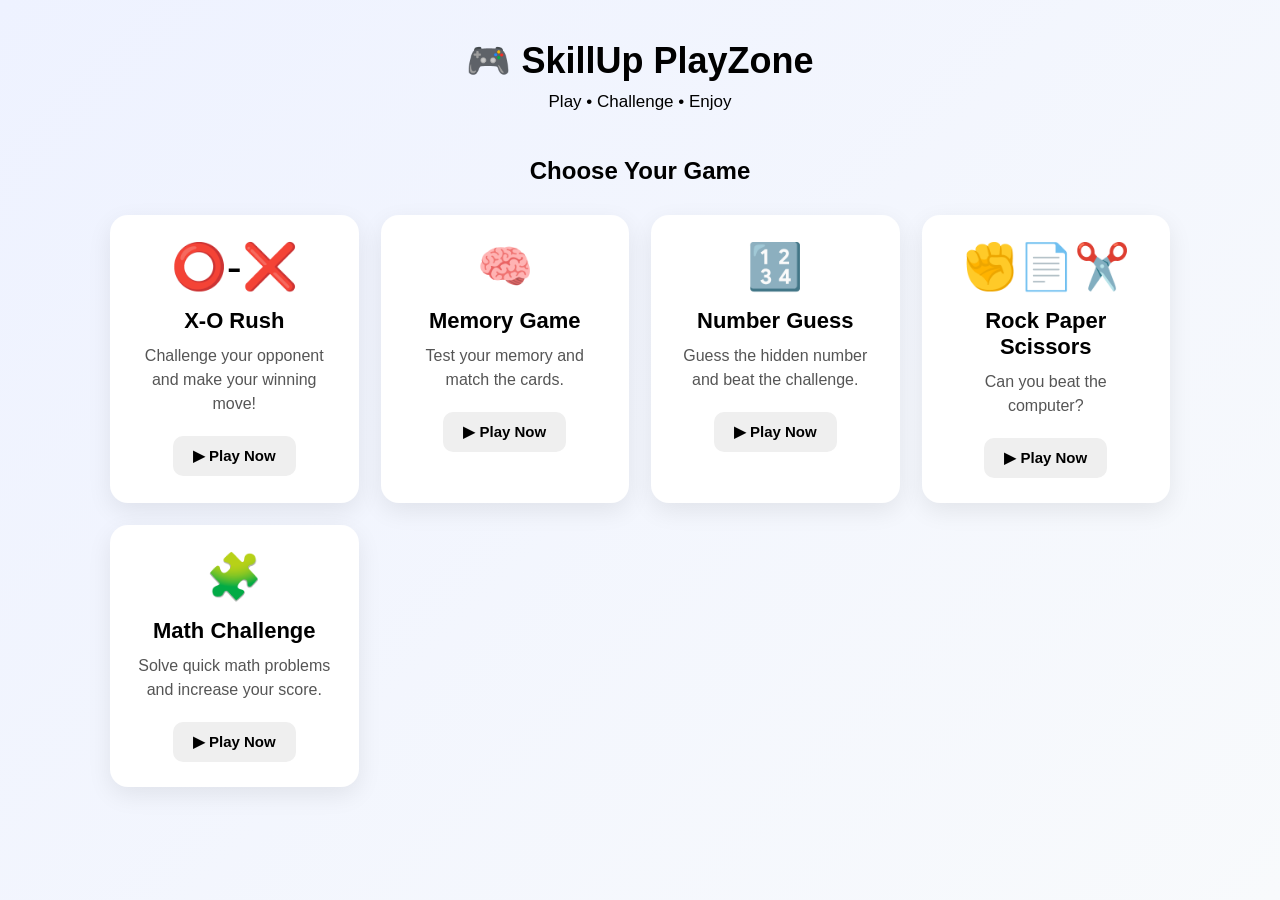
<file: games/index.html>
<!DOCTYPE html>
<html lang="en">

<head>
    <meta charset="UTF-8">

    <meta name="viewport"
          content="width=device-width, initial-scale=1.0">

    <title>SkillUp PlayZone 🎮</title>

    <link rel="stylesheet" href="games.css">
</head>

<body>

    <header class="playzone-header">

        <h1>🎮 SkillUp PlayZone</h1>

        <p>
            Play • Challenge • Enjoy
        </p>

    </header>


    <main class="playzone">

        <h2>Choose Your Game</h2>


        <div class="game-grid">


        

            <div class="game-card">

                <div class="game-icon">
                    ⭕-❌
                </div>

                <h3>X-O Rush</h3>

                <p>
    Challenge your opponent and make your winning move!
</p>

                <button onclick="openGame('X-O Rush')">
                    ▶ Play Now
                </button>

            </div>


            <!-- Memory Game -->

            <div class="game-card">

                <div class="game-icon">
                    🧠
                </div>

                <h3>Memory Game</h3>

                <p>
                    Test your memory and
                    match the cards.
                </p>

                <button onclick="openGame('memory-game')">
                    ▶ Play Now
                </button>

            </div>


            <!-- Number Guess -->

            <div class="game-card">

                <div class="game-icon">
                    🔢
                </div>

                <h3>Number Guess</h3>

                <p>
                    Guess the hidden number
                    and beat the challenge.
                </p>

                <button onclick="openGame('number-guess')">
                    ▶ Play Now
                </button>

            </div>


            <!-- Rock Paper Scissors -->

            <div class="game-card">

                <div class="game-icon">
                    ✊📄✂️
                </div>

                <h3>Rock Paper Scissors</h3>

                <p>
                    Can you beat the computer?
                </p>

                <button onclick="openGame('rock-paper-scissors')">
                    ▶ Play Now
                </button>

            </div>


            <!-- Math Challenge -->

            <div class="game-card">

                <div class="game-icon">
                    🧩
                </div>

                <h3>Math Challenge</h3>

                <p>
                    Solve quick math problems
                    and increase your score.
                </p>

                <button onclick="openGame('math-challenge')">
                    ▶ Play Now
                </button>

            </div>


        </div>

    </main>


    <script src="games.js"></script>

</body>

</html>
</file>
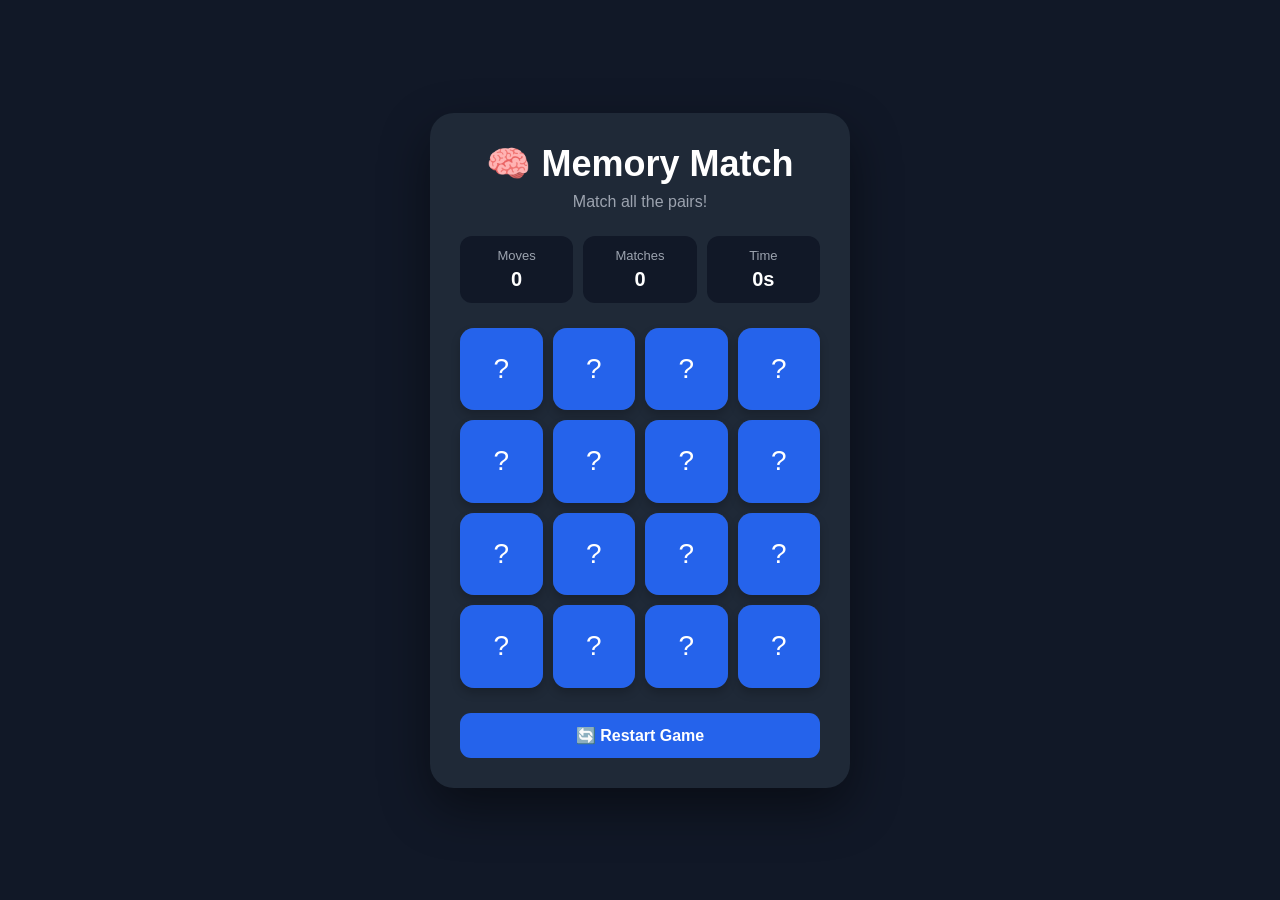
<file: games/memory-match/index.html>
<!DOCTYPE html>
<html lang="en">

<head>
    <meta charset="UTF-8">
    <meta name="viewport" content="width=device-width, initial-scale=1.0">

    <title>Memory Match</title>

    <link rel="stylesheet" href="style.css">
</head>

<body>

    <div class="game-container">

        <div class="header">

            <h1>🧠 Memory Match</h1>

            <p>Match all the pairs!</p>

        </div>


        <div class="stats">

            <div class="stat">
                <span>Moves</span>
                <strong id="moves">0</strong>
            </div>

            <div class="stat">
                <span>Matches</span>
                <strong id="matches">0</strong>
            </div>

            <div class="stat">
                <span>Time</span>
                <strong id="time">0s</strong>
            </div>

        </div>


        <div class="game-board" id="gameBoard">

        </div>


        <button id="restartBtn">
            🔄 Restart Game
        </button>


        <div class="win-message hidden" id="winMessage">

            <div class="win-box">

                <div class="trophy">🏆</div>

                <h2>You Won!</h2>

                <p id="finalStats"></p>

                <button id="playAgainBtn">
                    🎮 Play Again
                </button>

            </div>

        </div>

    </div>


    <script src="script.js"></script>

</body>

</html>
</file>
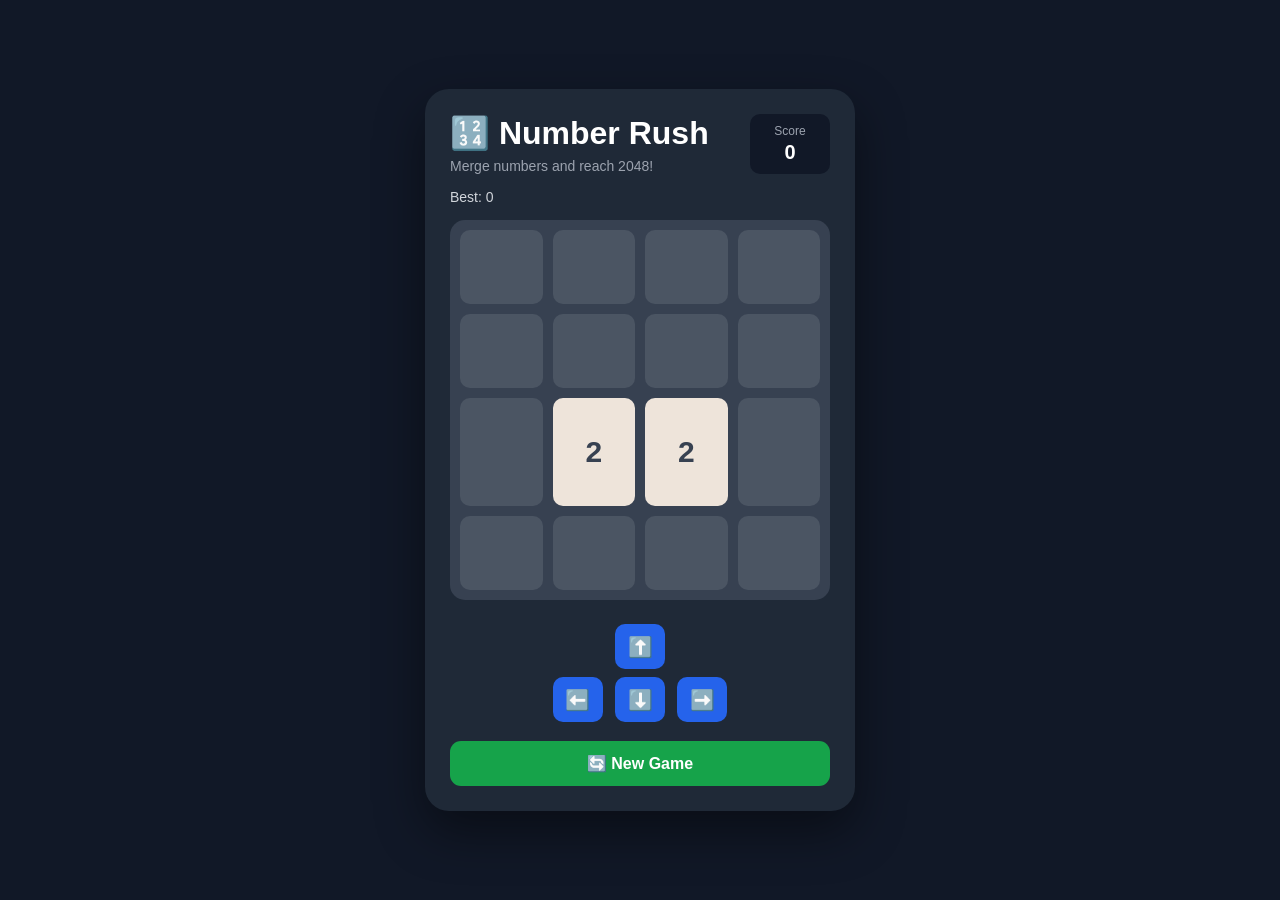
<file: games/Number-Rush/index.html>
<!DOCTYPE html>
<html lang="en">

<head>

    <meta charset="UTF-8">

    <meta name="viewport"
        content="width=device-width, initial-scale=1.0">

    <title>Number Rush</title>

    <link rel="stylesheet"
        href="style.css">

</head>

<body>

    <div class="game-container">

        <div class="top-section">

            <div>
                <h1>🔢 Number Rush</h1>

                <p>
                    Merge numbers and reach 2048!
                </p>
            </div>

            <div class="score-box">

                <span>Score</span>

                <strong id="score">
                    0
                </strong>

            </div>

        </div>


        <div class="best-score">

            Best:
            <span id="bestScore">
                0
            </span>

        </div>


        <div class="game-board"
             id="gameBoard">

            <!-- 16 Tiles -->

            <div class="tile"
                 id="tile-0"></div>

            <div class="tile"
                 id="tile-1"></div>

            <div class="tile"
                 id="tile-2"></div>

            <div class="tile"
                 id="tile-3"></div>


            <div class="tile"
                 id="tile-4"></div>

            <div class="tile"
                 id="tile-5"></div>

            <div class="tile"
                 id="tile-6"></div>

            <div class="tile"
                 id="tile-7"></div>


            <div class="tile"
                 id="tile-8"></div>

            <div class="tile"
                 id="tile-9"></div>

            <div class="tile"
                 id="tile-10"></div>

            <div class="tile"
                 id="tile-11"></div>


            <div class="tile"
                 id="tile-12"></div>

            <div class="tile"
                 id="tile-13"></div>

            <div class="tile"
                 id="tile-14"></div>

            <div class="tile"
                 id="tile-15"></div>

        </div>


        <div class="controls">

            <button id="upBtn">
                ⬆️
            </button>

            <div>

                <button id="leftBtn">
                    ⬅️
                </button>

                <button id="downBtn">
                    ⬇️
                </button>

                <button id="rightBtn">
                    ➡️
                </button>

            </div>

        </div>


        <button id="restartBtn">
            🔄 New Game
        </button>


        <div class="game-over hidden"
             id="gameOver">

            <div class="game-over-box">

                <div class="emoji">
                    🏆
                </div>

                <h2>
                    Game Over!
                </h2>

                <p id="finalScore">
                    Score: 0
                </p>

                <button id="playAgainBtn">
                    🎮 Play Again
                </button>

            </div>

        </div>

    </div>


    <script src="script.js"></script>

</body>

</html>
</file>
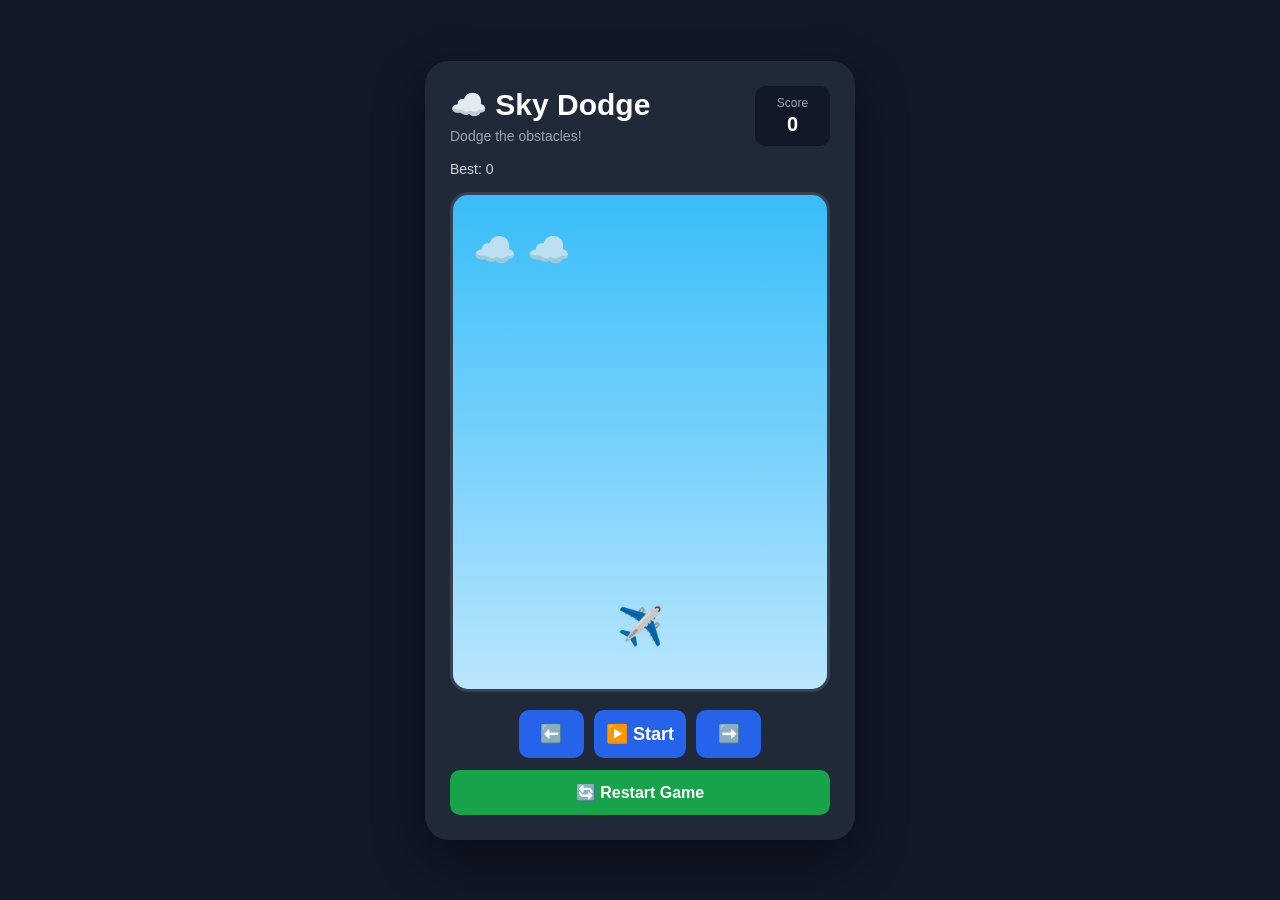
<file: games/sky-Dodge/index.html>
<!DOCTYPE html>
<html lang="en">

<head>

    <meta charset="UTF-8">

    <meta name="viewport"
        content="width=device-width, initial-scale=1.0">

    <title>Sky Dodge</title>

    <link rel="stylesheet"
        href="style.css">

</head>

<body>

    <div class="game-container">

        <div class="header">

            <div>
                <h1>☁️ Sky Dodge</h1>

                <p>
                    Dodge the obstacles!
                </p>
            </div>

            <div class="score-box">

                <span>Score</span>

                <strong id="score">
                    0
                </strong>

            </div>

        </div>


        <div class="best-score">

            Best:
            <span id="bestScore">
                0
            </span>

        </div>


        <div class="game-area"
             id="gameArea">

            <div class="player"
                 id="player">
                ✈️
            </div>

        </div>


        <div class="controls">

            <button id="leftBtn">
                ⬅️
            </button>

            <button id="startBtn">
                ▶️ Start
            </button>

            <button id="rightBtn">
                ➡️
            </button>

        </div>


        <button id="restartBtn">
            🔄 Restart Game
        </button>


        <div class="game-over hidden"
             id="gameOver">

            <div class="game-over-box">

                <div class="trophy">
                    💥
                </div>

                <h2>
                    Game Over!
                </h2>

                <p id="finalScore">
                    Score: 0
                </p>

                <button id="playAgainBtn">
                    🎮 Play Again
                </button>

            </div>

        </div>

    </div>


    <script src="script.js"></script>

</body>

</html>
</file>
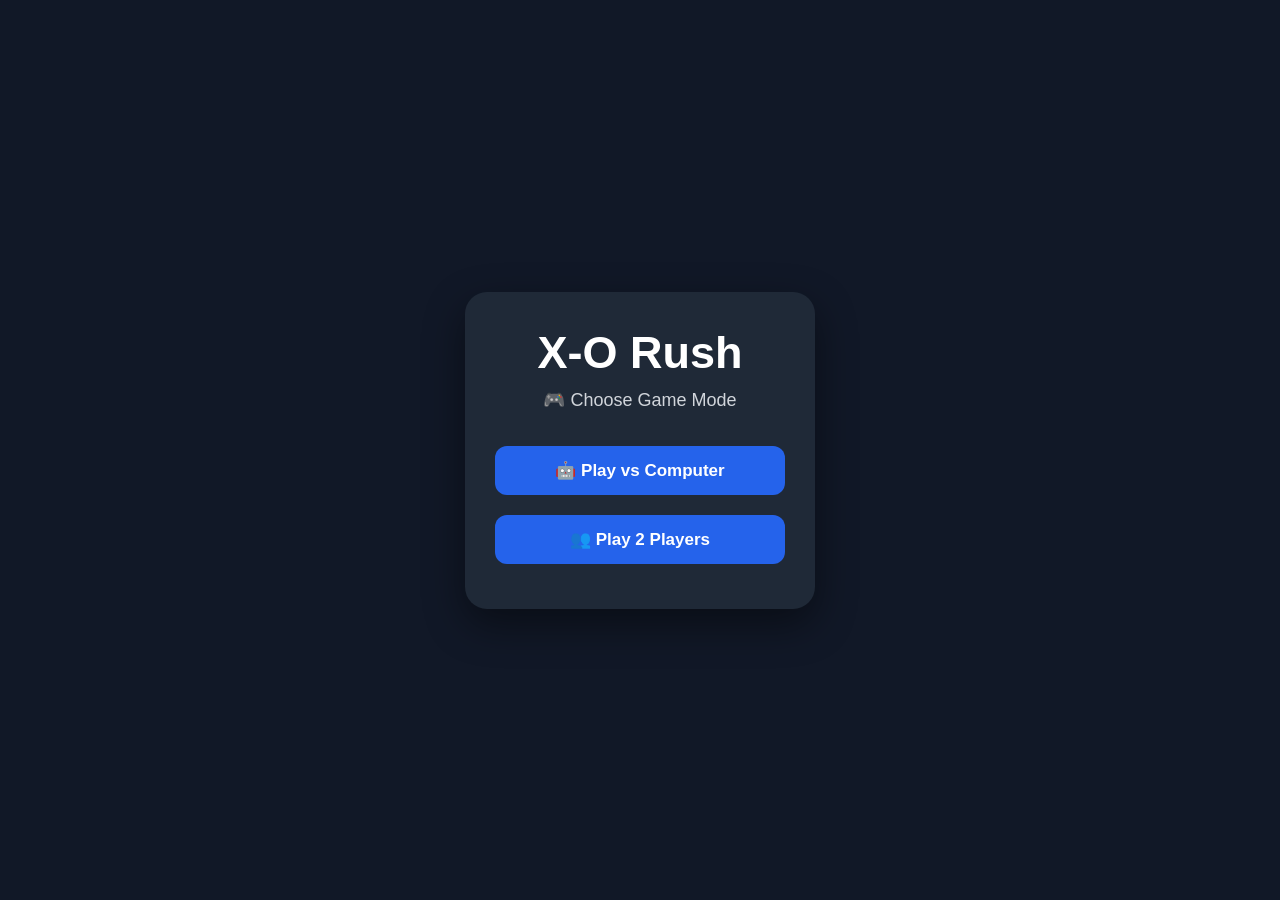
<file: games/x-o-rush/index.html>
<!DOCTYPE html>
<html lang="en">

<head>

    <meta charset="UTF-8">

    <meta name="viewport"
        content="width=device-width, initial-scale=1.0">

    <title>X-O Rush</title>

    <link rel="stylesheet"
        href="style.css">

</head>


<body>


    <!-- =================================
         MAIN MENU
    ================================== -->

    <div class="menu-container"
        id="startMenu">


        <h1>X-O Rush</h1>


        <p>
            🎮 Choose Game Mode
        </p>


        <!-- Computer Button -->

        <button id="computerBtn">

            🤖 Play vs Computer

        </button>


        <!-- Two Player Button -->

        <button id="twoPlayerBtn">

            👥 Play 2 Players

        </button>


        <!-- =================================
             DIFFICULTY MENU
        ================================== -->

        <div class="difficulty-container hidden"
            id="difficultyMenu">


            <h2>
                Select Difficulty
            </h2>


            <button id="easyBtn">

                🟢 Easy

            </button>


            <button id="mediumBtn">

                🟡 Medium

            </button>


            <button id="hardBtn">

                🔴 Hard

            </button>


            <button id="backBtn">

                ← Back

            </button>


        </div>


    </div>



    <!-- =================================
         GAME SCREEN
    ================================== -->

    <div class="game-container hidden"
        id="gameContainer">


        <!-- Game Status -->

        <p id="status">

            Your Turn (X)

        </p>



        <!-- Score -->

        <div class="score">


            <span>

                X:
                <span id="xScore">0</span>

            </span>


            <span>

                Draw:
                <span id="drawScore">0</span>

            </span>


            <span>

                O:
                <span id="oScore">0</span>

            </span>


        </div>



        <!-- =================================
             GAME BOARD
        ================================== -->

        <div class="board">


            <button
                class="cell"
                data-index="0">
            </button>


            <button
                class="cell"
                data-index="1">
            </button>


            <button
                class="cell"
                data-index="2">
            </button>



            <button
                class="cell"
                data-index="3">
            </button>


            <button
                class="cell"
                data-index="4">
            </button>


            <button
                class="cell"
                data-index="5">
            </button>



            <button
                class="cell"
                data-index="6">
            </button>


            <button
                class="cell"
                data-index="7">
            </button>


            <button
                class="cell"
                data-index="8">
            </button>


        </div>



        <!-- Restart -->

        <button id="restartBtn">

            🔄 Restart Game

        </button>



        <!-- Main Menu -->

        <button id="menuBtn">

            🏠 Main Menu

        </button>


    </div>



    <!-- JavaScript -->

    <script src="script.js"></script>


</body>

</html>
</file>
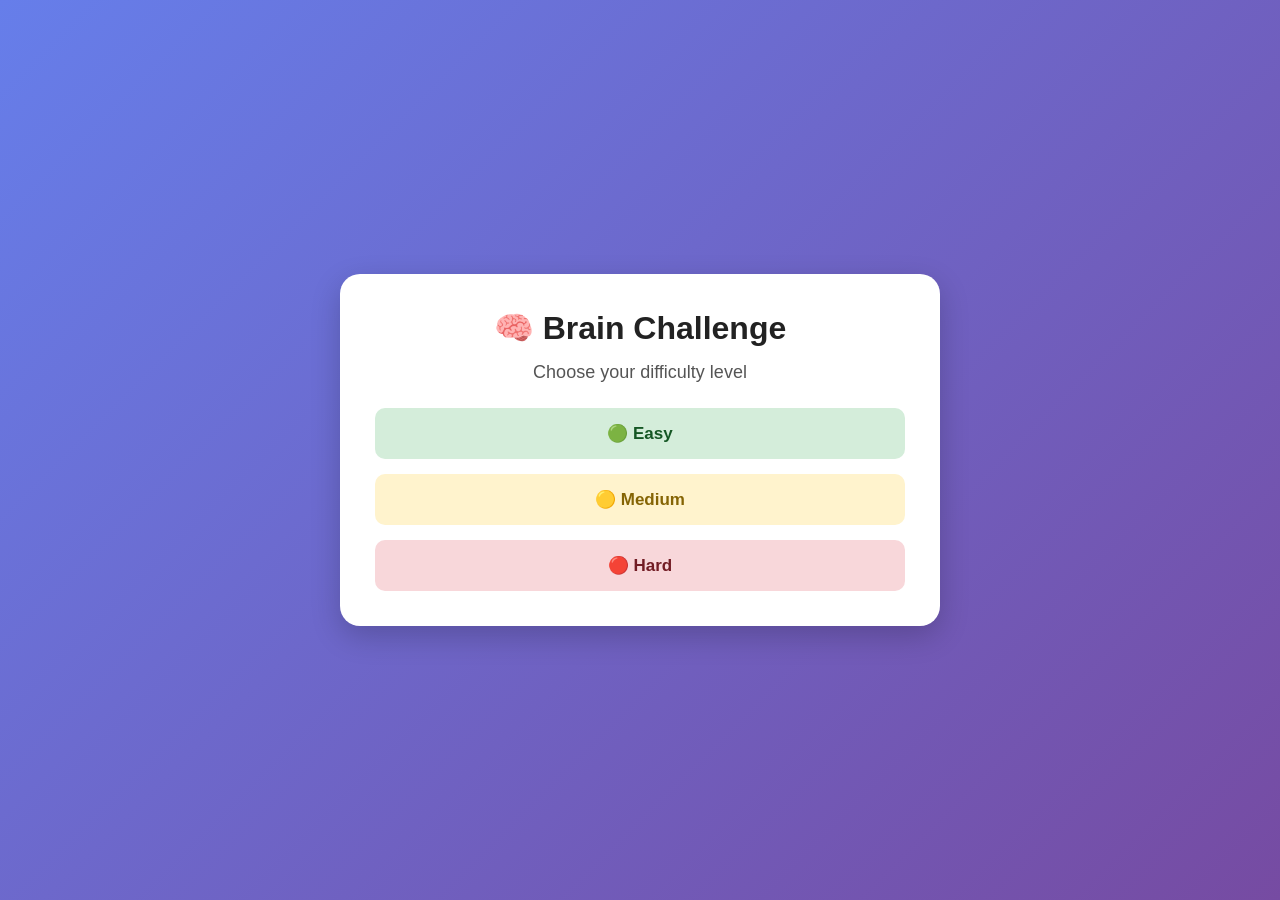
<file: learning-games/brain-challenge/index.html>
<!DOCTYPE html>
<html lang="en">
<head>
    <meta charset="UTF-8">
    <meta name="viewport" content="width=device-width, initial-scale=1.0">
    <title>Brain Challenge</title>
    <link rel="stylesheet" href="style.css">
</head>

<body>

<div class="game-container">

    <!-- LEVEL SCREEN -->
    <div id="levelScreen">
        <h1>🧠 Brain Challenge</h1>
        <p>Choose your difficulty level</p>

        <div class="levels">
            <button class="easy" onclick="startGame('easy')">
                🟢 Easy
            </button>

            <button class="medium" onclick="startGame('medium')">
                🟡 Medium
            </button>

            <button class="hard" onclick="startGame('hard')">
                🔴 Hard
            </button>
        </div>
    </div>

    <!-- GAME SCREEN -->
    <div id="gameScreen" class="hidden">

        <h1 id="levelTitle"></h1>

        <div class="score">
            Score: <span id="score">0</span>
        </div>

        <div class="question-box">
            <h2 id="question"></h2>

            <div id="answers"></div>
        </div>

        <button id="nextBtn" onclick="nextQuestion()" class="next-btn">
            Next Question
        </button>

    </div>

    <!-- RESULT SCREEN -->
    <div id="resultScreen" class="hidden">

        <h1>🎉 Game Completed!</h1>

        <p>Your Score:</p>

        <h2 id="finalScore"></h2>

        <button onclick="restartGame()" class="restart-btn">
            🔄 Play Again
        </button>

    </div>

</div>

<script src="script.js"></script>

</body>
</html>
</file>
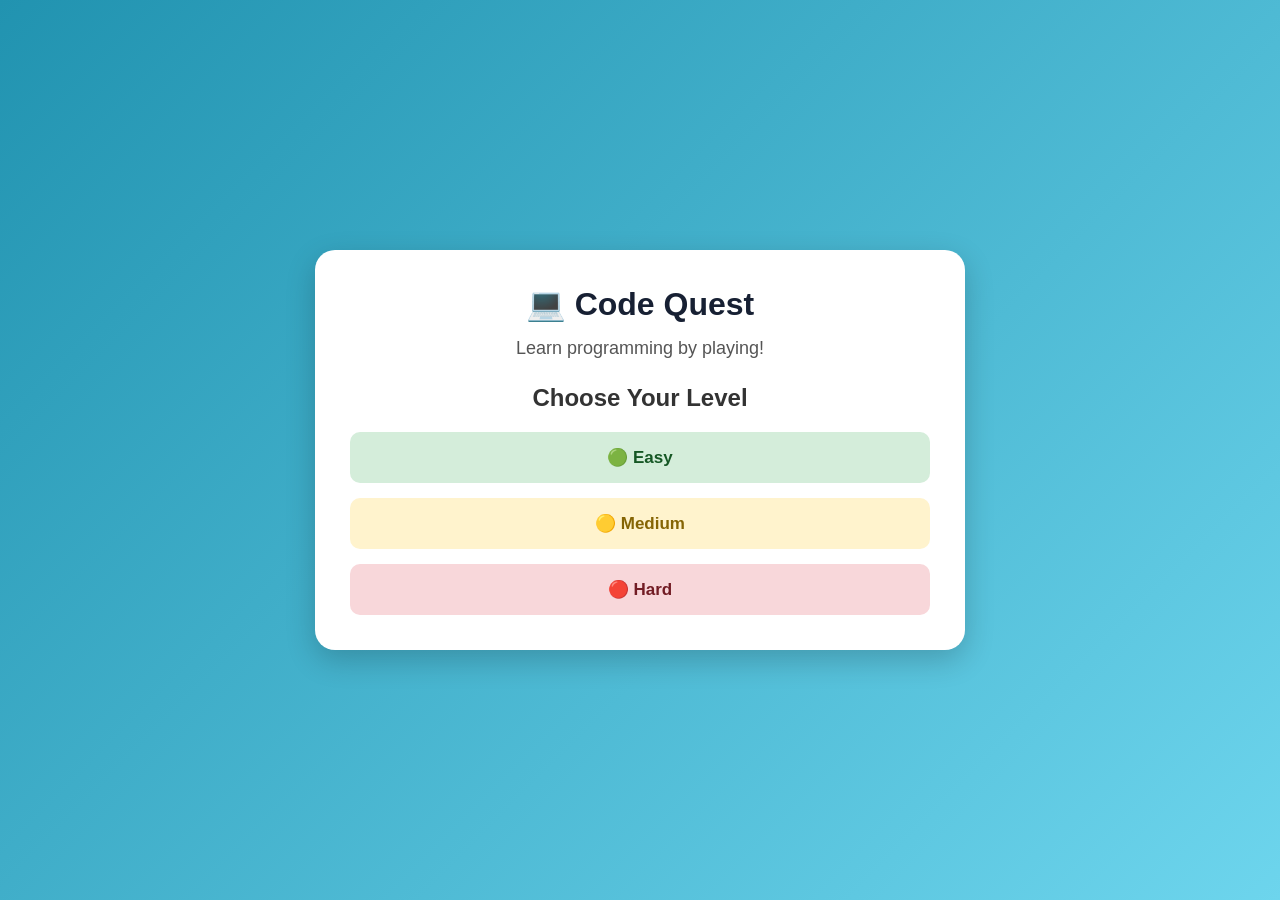
<file: learning-games/code-quest/index.html>
<!DOCTYPE html>
<html lang="en">
<head>
    <meta charset="UTF-8">
    <meta name="viewport" content="width=device-width, initial-scale=1.0">
    <title>Code Quest</title>
    <link rel="stylesheet" href="style.css">
</head>

<body>

<div class="game-container">

    <!-- LEVEL SCREEN -->
    <div id="levelScreen">
        <h1>💻 Code Quest</h1>
        <p>Learn programming by playing!</p>

        <h2>Choose Your Level</h2>

        <div class="levels">

            <button class="easy" onclick="startGame('easy')">
                🟢 Easy
            </button>

            <button class="medium" onclick="startGame('medium')">
                🟡 Medium
            </button>

            <button class="hard" onclick="startGame('hard')">
                🔴 Hard
            </button>

        </div>
    </div>


    <!-- GAME SCREEN -->
    <div id="gameScreen" class="hidden">

        <h1 id="levelTitle"></h1>

        <div class="score">
            Score: <span id="score">0</span>
        </div>

        <div class="question-box">

            <h2 id="question"></h2>

            <div id="answers"></div>

        </div>

        <button id="nextBtn"
                class="next-btn"
                onclick="nextQuestion()">
            Next Question
        </button>

    </div>


    <!-- RESULT SCREEN -->
    <div id="resultScreen" class="hidden">

        <h1>🎉 Quest Completed!</h1>

        <p>Your Final Score</p>

        <h2 id="finalScore"></h2>

        <button class="restart-btn"
                onclick="restartGame()">
            🔄 Play Again
        </button>

    </div>

</div>

<script src="script.js"></script>

</body>
</html>
</file>
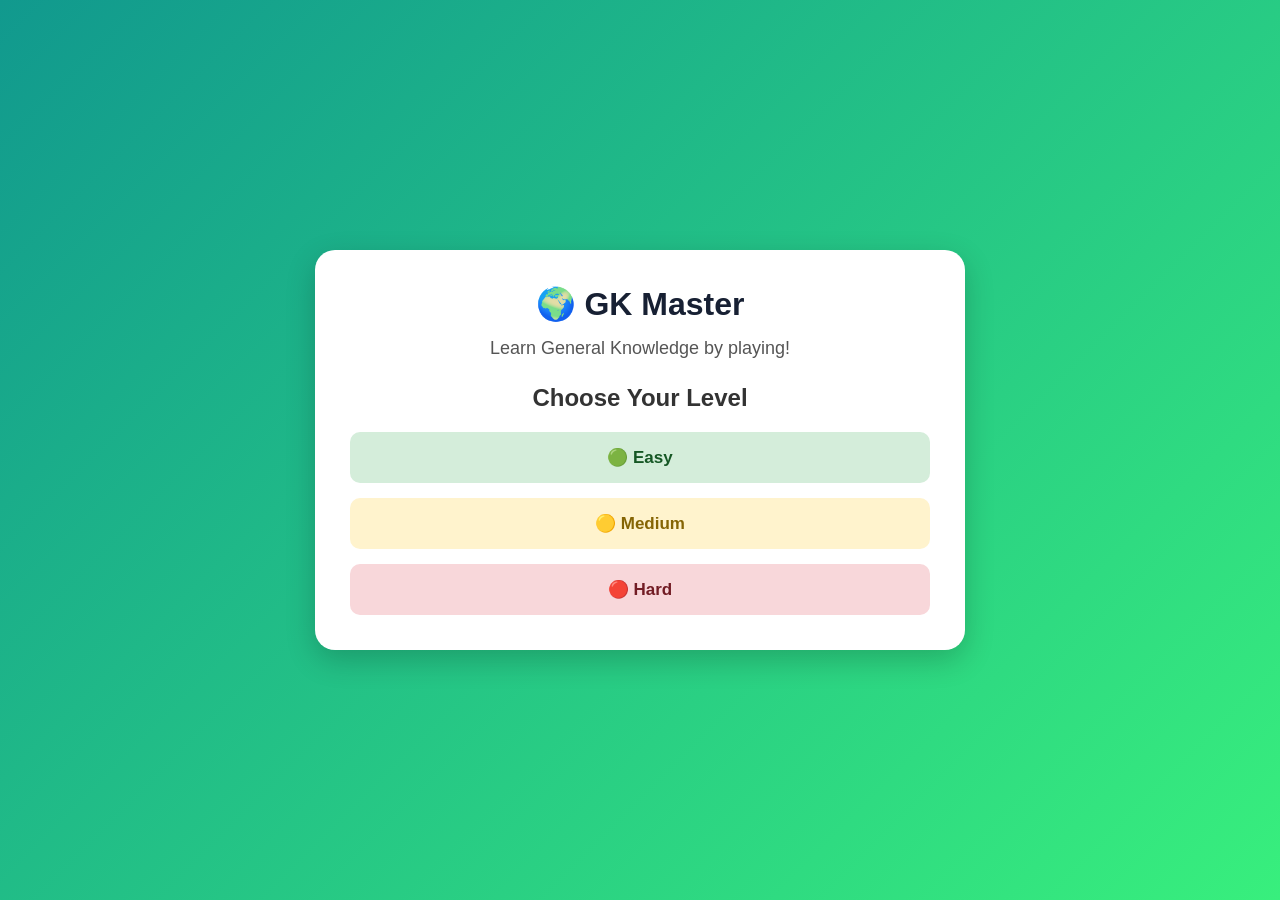
<file: learning-games/gk-master/index.html>
<!DOCTYPE html>
<html lang="en">
<head>
    <meta charset="UTF-8">
    <meta name="viewport" content="width=device-width, initial-scale=1.0">
    <title>GK Master</title>
    <link rel="stylesheet" href="style.css">
</head>

<body>

<div class="game-container">

    <!-- LEVEL SCREEN -->
    <div id="levelScreen">
        <h1>🌍 GK Master</h1>
        <p>Learn General Knowledge by playing!</p>

        <h2>Choose Your Level</h2>

        <div class="levels">
            <button class="easy" onclick="startGame('easy')">🟢 Easy</button>
            <button class="medium" onclick="startGame('medium')">🟡 Medium</button>
            <button class="hard" onclick="startGame('hard')">🔴 Hard</button>
        </div>
    </div>

    <!-- GAME SCREEN -->
    <div id="gameScreen" class="hidden">

        <h1 id="levelTitle"></h1>

        <div class="progress">
            Question <span id="questionNumber">1</span> / 5
        </div>

        <div class="score">
            Score: <span id="score">0</span>
        </div>

        <div class="question-box">
            <h2 id="question"></h2>
            <div id="answers"></div>
        </div>

        <button class="next-btn" onclick="nextQuestion()">
            Next Question
        </button>

    </div>

    <!-- RESULT SCREEN -->
    <div id="resultScreen" class="hidden">

        <h1>🎉 Quiz Completed!</h1>

        <p>Your Final Score</p>

        <h2 id="finalScore"></h2>

        <p id="resultMessage"></p>

        <button class="restart-btn" onclick="restartGame()">
            🔄 Play Again
        </button>

    </div>

</div>

<script src="script.js"></script>

</body>
</html>
</file>
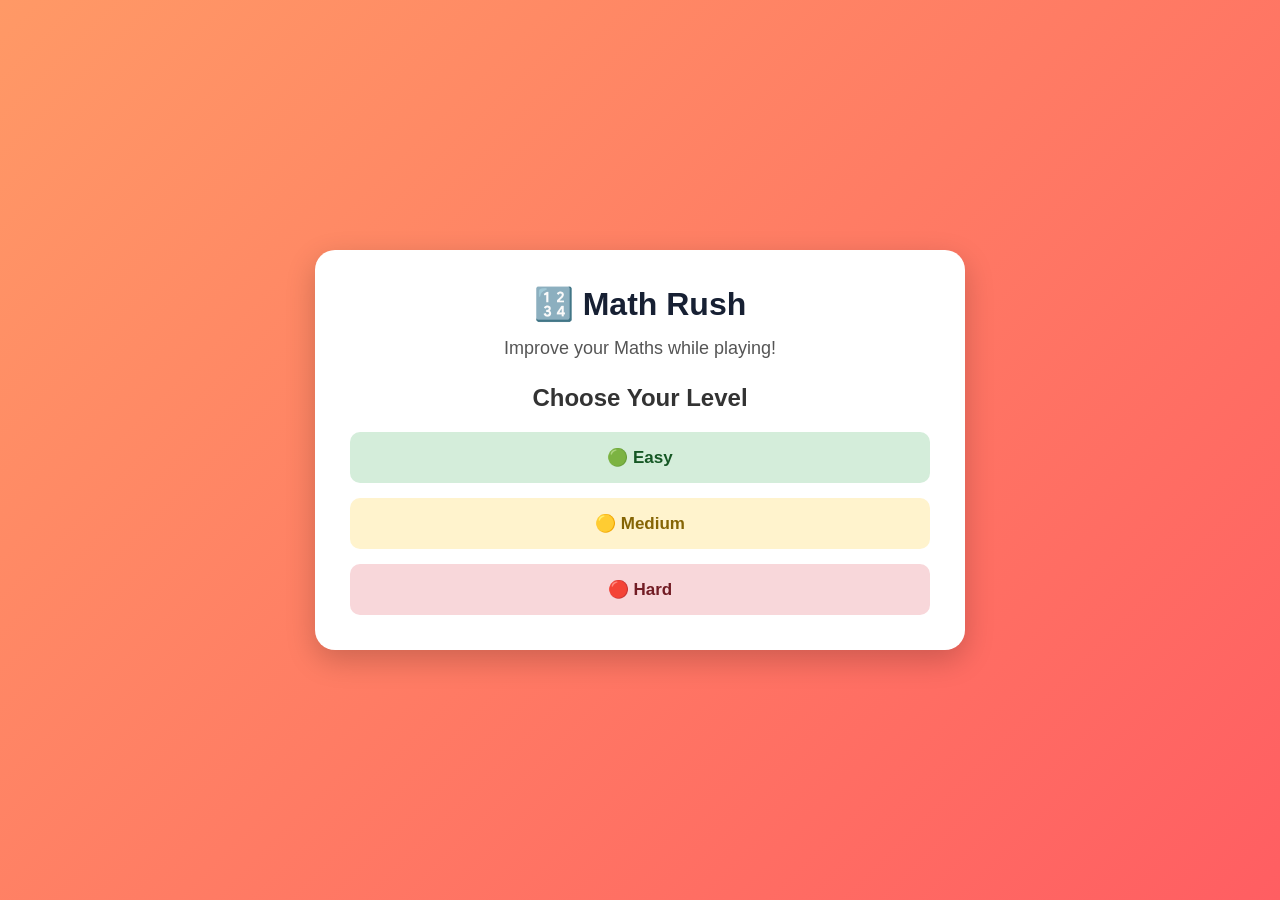
<file: learning-games/math-rush/index.html>
<!DOCTYPE html>
<html lang="en">
<head>
    <meta charset="UTF-8">
    <meta name="viewport" content="width=device-width, initial-scale=1.0">
    <title>Math Rush</title>
    <link rel="stylesheet" href="style.css">
</head>

<body>

<div class="game-container">

    <!-- LEVEL SCREEN -->
    <div id="levelScreen">

        <h1>🔢 Math Rush</h1>

        <p>Improve your Maths while playing!</p>

        <h2>Choose Your Level</h2>

        <div class="levels">

            <button class="easy" onclick="startGame('easy')">
                🟢 Easy
            </button>

            <button class="medium" onclick="startGame('medium')">
                🟡 Medium
            </button>

            <button class="hard" onclick="startGame('hard')">
                🔴 Hard
            </button>

        </div>

    </div>


    <!-- GAME SCREEN -->

    <div id="gameScreen" class="hidden">

        <h1 id="levelTitle"></h1>

        <div class="progress">
            Question <span id="questionNumber">1</span> / 5
        </div>

        <div class="score">
            Score: <span id="score">0</span>
        </div>

        <div class="question-box">

            <h2 id="question"></h2>

            <div id="answers"></div>

        </div>

        <button
            class="next-btn"
            onclick="nextQuestion()">

            Next Question

        </button>

    </div>


    <!-- RESULT SCREEN -->

    <div id="resultScreen" class="hidden">

        <h1>🎉 Math Rush Completed!</h1>

        <p>Your Final Score</p>

        <h2 id="finalScore"></h2>

        <p id="resultMessage"></p>

        <button
            class="restart-btn"
            onclick="restartGame()">

            🔄 Play Again

        </button>

    </div>

</div>

<script src="script.js"></script>

</body>
</html>
</file>
<file: games/games.css>
* {
    box-sizing: border-box;
    margin: 0;
    padding: 0;
}

body {
    font-family: Arial, sans-serif;
    background: linear-gradient(135deg, #eef2ff, #f8fafc);
    min-height: 100vh;
}


/* Header */

.playzone-header {
    text-align: center;
    padding: 40px 20px 25px;
}

.playzone-header h1 {
    font-size: 36px;
    margin-bottom: 10px;
}

.playzone-header p {
    font-size: 17px;
}


/* Main */

.playzone {
    max-width: 1100px;
    margin: auto;
    padding: 20px;
}

.playzone h2 {
    text-align: center;
    margin-bottom: 30px;
}


/* Game Grid */

.game-grid {
    display: grid;
    grid-template-columns:
        repeat(auto-fit, minmax(230px, 1fr));

    gap: 22px;
}


/* Game Card */

.game-card {
    background: white;

    padding: 25px;

    border-radius: 18px;

    text-align: center;

    box-shadow:
        0 8px 25px rgba(0, 0, 0, 0.08);

    transition: 0.3s;
}

.game-card:hover {
    transform: translateY(-6px);
}


/* Icon */

.game-icon {
    font-size: 45px;
    margin-bottom: 15px;
}


/* Title */

.game-card h3 {
    font-size: 22px;
    margin-bottom: 10px;
}


/* Description */

.game-card p {
    color: #555;

    line-height: 1.5;

    margin-bottom: 20px;
}


/* Button */

.game-card button {
    border: none;

    padding: 11px 20px;

    border-radius: 10px;

    cursor: pointer;

    font-size: 15px;

    font-weight: bold;
}

.game-card button:hover {
    transform: scale(1.05);
}


/* Mobile */

@media (max-width: 600px) {

    .playzone-header h1 {
        font-size: 28px;
    }

    .playzone {
        padding: 15px;
    }

}
</file>
<file: games/memory-match/style.css>
* {
    margin: 0;
    padding: 0;
    box-sizing: border-box;
}

body {
    font-family: Arial, sans-serif;

    min-height: 100vh;

    display: flex;
    justify-content: center;
    align-items: center;

    background: #111827;

    padding: 20px;
}


/* =========================
   GAME CONTAINER
========================= */

.game-container {
    width: 420px;

    padding: 30px;

    background: #1f2937;

    border-radius: 24px;

    text-align: center;

    box-shadow:
        0 20px 50px rgba(0, 0, 0, 0.45);
}


/* =========================
   HEADER
========================= */

.header h1 {
    color: white;

    font-size: 36px;

    margin-bottom: 8px;
}

.header p {
    color: #9ca3af;

    font-size: 16px;

    margin-bottom: 25px;
}


/* =========================
   STATS
========================= */

.stats {
    display: grid;

    grid-template-columns:
        repeat(3, 1fr);

    gap: 10px;

    margin-bottom: 25px;
}

.stat {
    background: #111827;

    padding: 12px 5px;

    border-radius: 12px;
}

.stat span {
    display: block;

    color: #9ca3af;

    font-size: 13px;

    margin-bottom: 5px;
}

.stat strong {
    color: white;

    font-size: 20px;
}


/* =========================
   GAME BOARD
========================= */

.game-board {
    display: grid;

    grid-template-columns:
        repeat(4, 1fr);

    gap: 10px;

    margin-bottom: 25px;
}


/* =========================
   CARDS
========================= */

.card {
    aspect-ratio: 1 / 1;

    border: none;

    border-radius: 14px;

    cursor: pointer;

    background: #374151;

    position: relative;

    transform-style: preserve-3d;

    transition:
        transform 0.4s ease;

    box-shadow:
        0 5px 10px rgba(0, 0, 0, 0.2);
}

.card:hover {
    background: #4b5563;
}

.card.flipped {
    transform: rotateY(180deg);
}

.card.matched {
    transform: rotateY(180deg);

    box-shadow:
        0 0 15px rgba(34, 197, 94, 0.6);
}


/* Card front/back */

.card-front,
.card-back {
    position: absolute;

    inset: 0;

    display: flex;

    justify-content: center;

    align-items: center;

    border-radius: 14px;

    backface-visibility: hidden;
}


/* Back */

.card-back {
    background: #2563eb;

    color: white;

    font-size: 28px;
}


/* Front */

.card-front {
    background: #f9fafb;

    transform: rotateY(180deg);

    font-size: 32px;
}


/* =========================
   RESTART BUTTON
========================= */

#restartBtn,
#playAgainBtn {
    width: 100%;

    padding: 13px;

    border: none;

    border-radius: 11px;

    background: #2563eb;

    color: white;

    font-size: 16px;

    font-weight: bold;

    cursor: pointer;

    transition: 0.2s ease;
}

#restartBtn:hover,
#playAgainBtn:hover {
    background: #1d4ed8;

    transform: scale(1.02);
}

#restartBtn:active,
#playAgainBtn:active {
    transform: scale(0.97);
}


/* =========================
   WIN MESSAGE
========================= */

.win-message {
    position: fixed;

    inset: 0;

    background: rgba(0, 0, 0, 0.65);

    display: flex;

    justify-content: center;

    align-items: center;

    padding: 20px;
}

.hidden {
    display: none;
}


.win-box {
    width: 330px;

    padding: 35px 25px;

    background: #1f2937;

    border-radius: 22px;

    text-align: center;

    box-shadow:
        0 20px 50px rgba(0, 0, 0, 0.5);
}

.trophy {
    font-size: 60px;

    margin-bottom: 10px;
}

.win-box h2 {
    color: white;

    font-size: 32px;

    margin-bottom: 10px;
}

.win-box p {
    color: #d1d5db;

    font-size: 17px;

    margin-bottom: 25px;
}


/* =========================
   MOBILE
========================= */

@media (max-width: 450px) {

    body {
        padding: 10px;
    }

    .game-container {
        width: 100%;

        padding: 22px 15px;
    }

    .header h1 {
        font-size: 30px;
    }

    .game-board {
        gap: 8px;
    }

    .card-back {
        font-size: 22px;
    }

    .card-front {
        font-size: 27px;
    }

    .stat strong {
        font-size: 18px;
    }
}
</file>
<file: games/Number-Rush/style.css>
* {
    margin: 0;
    padding: 0;
    box-sizing: border-box;
}


body {
    min-height: 100vh;

    display: flex;

    justify-content: center;

    align-items: center;

    font-family: Arial, sans-serif;

    background: #111827;

    padding: 20px;
}


/* =========================
   GAME CONTAINER
========================= */

.game-container {
    width: 430px;

    padding: 25px;

    background: #1f2937;

    border-radius: 24px;

    box-shadow:
        0 20px 50px rgba(0, 0, 0, 0.45);
}


/* =========================
   TOP SECTION
========================= */

.top-section {
    display: flex;

    justify-content: space-between;

    align-items: center;

    gap: 15px;
}


.top-section h1 {
    color: white;

    font-size: 32px;

    margin-bottom: 6px;
}


.top-section p {
    color: #9ca3af;

    font-size: 14px;
}


/* =========================
   SCORE
========================= */

.score-box {
    min-width: 80px;

    padding: 10px;

    text-align: center;

    background: #111827;

    border-radius: 10px;
}


.score-box span {
    display: block;

    color: #9ca3af;

    font-size: 12px;
}


.score-box strong {
    display: block;

    color: white;

    font-size: 20px;

    margin-top: 3px;
}


.best-score {
    color: #d1d5db;

    font-size: 14px;

    margin: 15px 0;
}


/* =========================
   GAME BOARD
========================= */

.game-board {
    width: 100%;

    aspect-ratio: 1 / 1;

    display: grid;

    grid-template-columns:
        repeat(4, 1fr);

    gap: 10px;

    padding: 10px;

    background: #374151;

    border-radius: 15px;
}


/* =========================
   TILES
========================= */

.tile {
    display: flex;

    justify-content: center;

    align-items: center;

    min-width: 0;

    border-radius: 10px;

    background: #4b5563;

    color: white;

    font-size: 30px;

    font-weight: bold;

    transition:
        0.12s ease;
}


/* Tile numbers */

.tile[data-value="2"] {
    background: #eee4da;

    color: #374151;
}

.tile[data-value="4"] {
    background: #ede0c8;

    color: #374151;
}

.tile[data-value="8"] {
    background: #f2b179;
}

.tile[data-value="16"] {
    background: #f59563;
}

.tile[data-value="32"] {
    background: #f67c5f;
}

.tile[data-value="64"] {
    background: #f65e3b;
}

.tile[data-value="128"] {
    background: #edcf72;

    font-size: 25px;
}

.tile[data-value="256"] {
    background: #edcc61;

    font-size: 25px;
}

.tile[data-value="512"] {
    background: #edc850;

    font-size: 25px;
}

.tile[data-value="1024"] {
    background: #edc53f;

    font-size: 21px;
}

.tile[data-value="2048"] {
    background: #edc22e;

    font-size: 20px;
}


/* =========================
   CONTROLS
========================= */

.controls {
    text-align: center;

    margin-top: 20px;
}


.controls button {
    width: 50px;

    height: 45px;

    margin: 4px;

    border: none;

    border-radius: 10px;

    background: #2563eb;

    color: white;

    font-size: 20px;

    cursor: pointer;

    transition: 0.2s ease;
}


.controls button:hover {
    background: #1d4ed8;

    transform: scale(1.05);
}


.controls button:active {
    transform: scale(0.95);
}


/* =========================
   RESTART
========================= */

#restartBtn {
    width: 100%;

    margin-top: 15px;

    padding: 13px;

    border: none;

    border-radius: 11px;

    background: #16a34a;

    color: white;

    font-size: 16px;

    font-weight: bold;

    cursor: pointer;

    transition: 0.2s ease;
}


#restartBtn:hover {
    background: #15803d;

    transform: scale(1.02);
}


/* =========================
   GAME OVER
========================= */

.game-over {
    position: fixed;

    inset: 0;

    display: flex;

    justify-content: center;

    align-items: center;

    background: rgba(0, 0, 0, 0.7);

    padding: 20px;
}


.hidden {
    display: none;
}


.game-over-box {
    width: 320px;

    padding: 35px 25px;

    text-align: center;

    background: #1f2937;

    border-radius: 22px;

    box-shadow:
        0 20px 50px rgba(0, 0, 0, 0.5);
}


.emoji {
    font-size: 55px;

    margin-bottom: 10px;
}


.game-over-box h2 {
    color: white;

    font-size: 30px;

    margin-bottom: 10px;
}


.game-over-box p {
    color: #d1d5db;

    margin-bottom: 25px;
}


#playAgainBtn {
    width: 100%;

    padding: 13px;

    border: none;

    border-radius: 10px;

    background: #2563eb;

    color: white;

    font-size: 16px;

    font-weight: bold;

    cursor: pointer;
}


#playAgainBtn:hover {
    background: #1d4ed8;
}


/* =========================
   MOBILE
========================= */

@media (max-width: 450px) {

    body {
        padding: 10px;
    }


    .game-container {
        width: 100%;

        padding: 18px;
    }


    .top-section h1 {
        font-size: 26px;
    }


    .top-section p {
        font-size: 12px;
    }


    .tile {
        font-size: 24px;
    }


    .tile[data-value="128"],
    .tile[data-value="256"],
    .tile[data-value="512"] {
        font-size: 20px;
    }


    .tile[data-value="1024"],
    .tile[data-value="2048"] {
        font-size: 17px;
    }
}
</file>
<file: games/sky-Dodge/style.css>
* {
    margin: 0;
    padding: 0;
    box-sizing: border-box;
}

body {
    min-height: 100vh;

    display: flex;
    justify-content: center;
    align-items: center;

    font-family: Arial, sans-serif;

    background: #111827;

    padding: 20px;
}


/* =========================
   GAME CONTAINER
========================= */

.game-container {
    width: 430px;

    padding: 25px;

    background: #1f2937;

    border-radius: 24px;

    box-shadow:
        0 20px 50px rgba(0, 0, 0, 0.45);
}


/* =========================
   HEADER
========================= */

.header {
    display: flex;

    justify-content: space-between;

    align-items: center;

    gap: 15px;
}

.header h1 {
    color: white;

    font-size: 30px;

    margin-bottom: 6px;
}

.header p {
    color: #9ca3af;

    font-size: 14px;
}


/* =========================
   SCORE
========================= */

.score-box {
    min-width: 75px;

    padding: 10px;

    text-align: center;

    background: #111827;

    border-radius: 10px;
}

.score-box span {
    display: block;

    color: #9ca3af;

    font-size: 12px;
}

.score-box strong {
    display: block;

    color: white;

    font-size: 20px;

    margin-top: 3px;
}

.best-score {
    color: #d1d5db;

    font-size: 14px;

    margin: 15px 0;
}


/* =========================
   GAME AREA
========================= */

.game-area {
    position: relative;

    width: 100%;

    height: 500px;

    overflow: hidden;

    border-radius: 18px;

    background:
        linear-gradient(
            #38bdf8,
            #7dd3fc 55%,
            #bae6fd
        );

    border: 3px solid #374151;
}


/* Clouds */

.game-area::before {
    content: "☁️       ☁️";

    position: absolute;

    top: 35px;

    left: 20px;

    width: 100%;

    font-size: 35px;

    opacity: 0.75;
}


/* =========================
   PLAYER
========================= */

.player {
    position: absolute;

    left: 50%;

    bottom: 35px;

    transform: translateX(-50%);

    width: 55px;

    height: 55px;

    display: flex;

    justify-content: center;

    align-items: center;

    font-size: 38px;

    user-select: none;

    z-index: 5;
}


/* =========================
   OBSTACLE
========================= */

.obstacle {
    position: absolute;

    top: -80px;

    width: 55px;

    height: 75px;

    border-radius: 12px;

    background: #ef4444;

    border: 3px solid #991b1b;

    box-shadow:
        0 5px 10px rgba(0, 0, 0, 0.25);

    z-index: 4;
}

.obstacle::after {
    content: "☁";

    display: flex;

    justify-content: center;

    align-items: center;

    width: 100%;

    height: 100%;

    color: white;

    font-size: 30px;
}


/* =========================
   CONTROLS
========================= */

.controls {
    display: flex;

    justify-content: center;

    align-items: center;

    gap: 10px;

    margin-top: 18px;
}

.controls button {
    min-width: 65px;

    height: 48px;

    padding: 8px 12px;

    border: none;

    border-radius: 10px;

    background: #2563eb;

    color: white;

    font-size: 18px;

    font-weight: bold;

    cursor: pointer;

    transition: 0.2s ease;
}

.controls button:hover {
    background: #1d4ed8;

    transform: scale(1.05);
}

.controls button:active {
    transform: scale(0.95);
}


/* =========================
   RESTART
========================= */

#restartBtn {
    width: 100%;

    margin-top: 12px;

    padding: 13px;

    border: none;

    border-radius: 10px;

    background: #16a34a;

    color: white;

    font-size: 16px;

    font-weight: bold;

    cursor: pointer;
}

#restartBtn:hover {
    background: #15803d;
}


/* =========================
   GAME OVER
========================= */

.hidden {
    display: none !important;
}

.game-over {
    position: fixed;

    inset: 0;

    display: flex;

    justify-content: center;

    align-items: center;

    background: rgba(0, 0, 0, 0.7);

    padding: 20px;
}

.game-over-box {
    width: 320px;

    padding: 35px 25px;

    text-align: center;

    background: #1f2937;

    border-radius: 22px;

    box-shadow:
        0 20px 50px rgba(0, 0, 0, 0.5);
}

.trophy {
    font-size: 55px;

    margin-bottom: 10px;
}

.game-over-box h2 {
    color: white;

    font-size: 30px;

    margin-bottom: 10px;
}

.game-over-box p {
    color: #d1d5db;

    margin-bottom: 25px;
}

#playAgainBtn {
    width: 100%;

    padding: 13px;

    border: none;

    border-radius: 10px;

    background: #2563eb;

    color: white;

    font-size: 16px;

    font-weight: bold;

    cursor: pointer;
}

#playAgainBtn:hover {
    background: #1d4ed8;
}


/* =========================
   MOBILE
========================= */

@media (max-width: 450px) {

    body {
        padding: 10px;
    }

    .game-container {
        width: 100%;

        padding: 18px;
    }

    .header h1 {
        font-size: 25px;
    }

    .game-area {
        height: 450px;
    }

    .player {
        font-size: 34px;
    }

    .obstacle {
        width: 50px;

        height: 70px;
    }
}
</file>
<file: games/x-o-rush/style.css>
* {
    margin: 0;
    padding: 0;
    box-sizing: border-box;
}

body {
    font-family: Arial, sans-serif;
    min-height: 100vh;

    display: flex;
    justify-content: center;
    align-items: center;

    background: #111827;
}


/* =========================
   COMMON
========================= */

.hidden {
    display: none !important;
}


/* =========================
   START MENU
========================= */

.menu-container {
    width: 350px;
    padding: 35px 30px;

    text-align: center;

    background: #1f2937;

    border-radius: 22px;

    box-shadow:
        0 15px 40px rgba(0, 0, 0, 0.45);
}

.menu-container h1 {
    color: white;
    font-size: 45px;
    margin-bottom: 10px;
}

.menu-container p {
    color: #d1d5db;
    font-size: 18px;
    margin-bottom: 25px;
}


/* Main menu buttons */

.menu-container > button {
    width: 100%;

    margin: 10px 0;

    padding: 14px;

    border: none;
    border-radius: 12px;

    color: white;

    font-size: 17px;
    font-weight: bold;

    background: #2563eb;

    cursor: pointer;

    transition: 0.2s ease;
}

.menu-container > button:hover {
    transform: scale(1.03);
    background: #1d4ed8;
}

.menu-container > button:active {
    transform: scale(0.97);
}


/* =========================
   DIFFICULTY MENU
========================= */

.difficulty-container {
    margin-top: 20px;

    padding-top: 20px;

    border-top: 1px solid #374151;
}

.difficulty-container h2 {
    color: white;

    font-size: 24px;

    margin-bottom: 15px;
}

.difficulty-container button {
    display: block;

    width: 100%;

    margin: 10px 0;

    padding: 13px;

    border: none;

    border-radius: 10px;

    color: white;

    font-size: 16px;

    font-weight: bold;

    cursor: pointer;

    transition: 0.2s ease;
}

.difficulty-container button:hover {
    transform: scale(1.03);
}

.difficulty-container button:active {
    transform: scale(0.97);
}


/* Difficulty colors */

#easyBtn {
    background: #16a34a;
}

#easyBtn:hover {
    background: #15803d;
}


#mediumBtn {
    background: #ca8a04;
}

#mediumBtn:hover {
    background: #a16207;
}


#hardBtn {
    background: #dc2626;
}

#hardBtn:hover {
    background: #b91c1c;
}


#backBtn {
    background: #4b5563;
}

#backBtn:hover {
    background: #374151;
}


/* =========================
   GAME CONTAINER
========================= */

.game-container {
    width: 350px;

    padding: 30px;

    text-align: center;

    background: #1f2937;

    border-radius: 22px;

    box-shadow:
        0 15px 40px rgba(0, 0, 0, 0.45);
}

.game-container h1 {
    color: white;

    font-size: 40px;

    margin-bottom: 10px;
}


/* Game status */

#status {
    color: #d1d5db;

    font-size: 19px;

    margin-bottom: 20px;

    min-height: 24px;
}


/* =========================
   SCORE
========================= */

.score {
    display: flex;

    justify-content: space-between;

    align-items: center;

    color: white;

    margin-bottom: 20px;

    padding: 10px 12px;

    background: #111827;

    border-radius: 10px;

    font-size: 16px;

    font-weight: bold;
}


/* =========================
   GAME BOARD
========================= */

.board {
    display: grid;

    grid-template-columns: repeat(3, 1fr);

    gap: 10px;

    margin-bottom: 25px;
}


/* Game cells */

.cell {
    width: 90px;
    height: 90px;

    border: none;

    border-radius: 12px;

    background: #374151;

    color: white;

    font-size: 45px;

    font-weight: bold;

    cursor: pointer;

    transition: 0.2s ease;
}

.cell:hover {
    background: #4b5563;

    transform: scale(1.03);
}

.cell:active {
    transform: scale(0.96);
}


/* Winning cells */

.cell.win {
    background: #16a34a;

    transform: scale(1.05);

    box-shadow:
        0 0 15px rgba(22, 163, 74, 0.7);
}


/* =========================
   GAME BUTTONS
========================= */

#restartBtn,
#menuBtn {
    width: 100%;

    border: none;

    padding: 13px;

    margin-top: 8px;

    border-radius: 10px;

    color: white;

    font-size: 16px;

    font-weight: bold;

    cursor: pointer;

    transition: 0.2s ease;
}


#restartBtn {
    background: #2563eb;
}

#restartBtn:hover {
    background: #1d4ed8;

    transform: scale(1.02);
}


#menuBtn {
    background: #4b5563;
}

#menuBtn:hover {
    background: #374151;

    transform: scale(1.02);
}


#restartBtn:active,
#menuBtn:active {
    transform: scale(0.97);
}


/* =========================
   MOBILE RESPONSIVE
========================= */

@media (max-width: 400px) {

    .menu-container,
    .game-container {
        width: 92%;

        padding: 25px 20px;
    }

    .menu-container h1,
    .game-container h1 {
        font-size: 36px;
    }

    .cell {
        width: 75px;
        height: 75px;

        font-size: 38px;
    }

    .score {
        font-size: 14px;
    }
}
</file>
<file: learning-games/brain-challenge/style.css>
* {
    margin: 0;
    padding: 0;
    box-sizing: border-box;
}

body {
    font-family: Arial, sans-serif;
    background: linear-gradient(135deg, #667eea, #764ba2);
    min-height: 100vh;

    display: flex;
    justify-content: center;
    align-items: center;

    padding: 20px;
}

.game-container {
    background: white;
    width: 100%;
    max-width: 600px;

    padding: 35px;
    border-radius: 20px;

    text-align: center;

    box-shadow: 0 10px 30px rgba(0, 0, 0, 0.2);
}

h1 {
    margin-bottom: 15px;
    color: #222;
}

p {
    font-size: 18px;
    margin-bottom: 25px;
    color: #555;
}

.levels {
    display: flex;
    flex-direction: column;
    gap: 15px;
}

button {
    border: none;
    padding: 15px 20px;

    font-size: 17px;
    font-weight: bold;

    border-radius: 10px;

    cursor: pointer;

    transition: 0.2s;
}

button:hover {
    transform: scale(1.03);
}

.easy {
    background: #d4edda;
    color: #155724;
}

.medium {
    background: #fff3cd;
    color: #856404;
}

.hard {
    background: #f8d7da;
    color: #721c24;
}

.score {
    background: #f1f3f5;
    padding: 12px;
    border-radius: 10px;

    margin-bottom: 20px;

    font-size: 18px;
    font-weight: bold;
}

.question-box {
    margin-top: 20px;
}

#question {
    font-size: 22px;
    margin-bottom: 25px;
}

#answers {
    display: flex;
    flex-direction: column;
    gap: 12px;
}

.answer-btn {
    background: #f1f3f5;
    color: #222;

    border: 2px solid #ddd;
}

.answer-btn:hover {
    background: #e9ecef;
}

.answer-btn.correct {
    background: #d4edda;
    border-color: #28a745;
}

.answer-btn.wrong {
    background: #f8d7da;
    border-color: #dc3545;
}

.next-btn {
    background: #667eea;
    color: white;

    width: 100%;

    margin-top: 25px;
}

.restart-btn {
    background: #667eea;
    color: white;

    width: 100%;
}

.hidden {
    display: none;
}

@media (max-width: 500px) {

    .game-container {
        padding: 25px 18px;
    }

    h1 {
        font-size: 27px;
    }

    #question {
        font-size: 19px;
    }

}
</file>
<file: learning-games/code-quest/style.css>
* {
    margin: 0;
    padding: 0;
    box-sizing: border-box;
}

body {
    font-family: Arial, sans-serif;

    background: linear-gradient(
        135deg,
        #2193b0,
        #6dd5ed
    );

    min-height: 100vh;

    display: flex;
    justify-content: center;
    align-items: center;

    padding: 20px;
}

.game-container {
    background: white;

    width: 100%;
    max-width: 650px;

    padding: 35px;

    border-radius: 20px;

    text-align: center;

    box-shadow:
        0 10px 30px rgba(0, 0, 0, 0.2);
}

h1 {
    margin-bottom: 15px;

    color: #172033;
}

h2 {
    margin-bottom: 20px;

    color: #333;
}

p {
    color: #555;

    font-size: 18px;

    margin-bottom: 25px;
}


/* LEVEL BUTTONS */

.levels {
    display: flex;

    flex-direction: column;

    gap: 15px;
}

button {
    border: none;

    padding: 15px 20px;

    border-radius: 10px;

    font-size: 17px;

    font-weight: bold;

    cursor: pointer;

    transition: 0.2s;
}

button:hover {
    transform: scale(1.03);
}

.easy {
    background: #d4edda;

    color: #155724;
}

.medium {
    background: #fff3cd;

    color: #856404;
}

.hard {
    background: #f8d7da;

    color: #721c24;
}


/* SCORE */

.score {
    background: #f1f3f5;

    padding: 12px;

    border-radius: 10px;

    margin-bottom: 25px;

    font-size: 18px;

    font-weight: bold;
}


/* QUESTION */

.question-box {
    margin-top: 20px;
}

#question {
    font-size: 21px;

    line-height: 1.5;

    margin-bottom: 25px;
}


/* ANSWERS */

#answers {
    display: flex;

    flex-direction: column;

    gap: 12px;
}

.answer-btn {
    background: #f1f3f5;

    color: #222;

    border: 2px solid #ddd;

    width: 100%;

    text-align: left;
}

.answer-btn:hover {
    background: #e9ecef;
}

.answer-btn.correct {
    background: #d4edda;

    border-color: #28a745;

    color: #155724;
}

.answer-btn.wrong {
    background: #f8d7da;

    border-color: #dc3545;

    color: #721c24;
}


/* NEXT */

.next-btn {
    background: #2193b0;

    color: white;

    width: 100%;

    margin-top: 25px;
}


/* RESTART */

.restart-btn {
    background: #2193b0;

    color: white;

    width: 100%;
}


/* HIDDEN */

.hidden {
    display: none;
}


/* MOBILE */

@media (max-width: 500px) {

    .game-container {
        padding: 25px 18px;
    }

    h1 {
        font-size: 27px;
    }

    #question {
        font-size: 18px;
    }

}
</file>
<file: learning-games/gk-master/style.css>
* {
    margin: 0;
    padding: 0;
    box-sizing: border-box;
}

body {
    font-family: Arial, sans-serif;

    background: linear-gradient(
        135deg,
        #11998e,
        #38ef7d
    );

    min-height: 100vh;

    display: flex;
    justify-content: center;
    align-items: center;

    padding: 20px;
}

.game-container {
    background: white;

    width: 100%;
    max-width: 650px;

    padding: 35px;

    border-radius: 20px;

    text-align: center;

    box-shadow:
        0 10px 30px rgba(0, 0, 0, 0.2);
}

h1 {
    color: #172033;
    margin-bottom: 15px;
}

h2 {
    color: #333;
    margin-bottom: 20px;
}

p {
    color: #555;
    font-size: 18px;
    margin-bottom: 25px;
}


/* LEVELS */

.levels {
    display: flex;
    flex-direction: column;
    gap: 15px;
}

button {
    border: none;

    padding: 15px 20px;

    border-radius: 10px;

    font-size: 17px;
    font-weight: bold;

    cursor: pointer;

    transition: 0.2s;
}

button:hover {
    transform: scale(1.03);
}

.easy {
    background: #d4edda;
    color: #155724;
}

.medium {
    background: #fff3cd;
    color: #856404;
}

.hard {
    background: #f8d7da;
    color: #721c24;
}


/* PROGRESS */

.progress {
    background: #e9ecef;

    padding: 10px;

    border-radius: 8px;

    margin-bottom: 12px;

    font-weight: bold;
}


/* SCORE */

.score {
    background: #f1f3f5;

    padding: 12px;

    border-radius: 10px;

    margin-bottom: 25px;

    font-size: 18px;

    font-weight: bold;
}


/* QUESTION */

.question-box {
    margin-top: 20px;
}

#question {
    font-size: 21px;
    line-height: 1.5;

    margin-bottom: 25px;
}


/* ANSWERS */

#answers {
    display: flex;

    flex-direction: column;

    gap: 12px;
}

.answer-btn {
    background: #f1f3f5;

    color: #222;

    border: 2px solid #ddd;

    width: 100%;

    text-align: left;
}

.answer-btn:hover {
    background: #e9ecef;
}

.answer-btn.correct {
    background: #d4edda;

    border-color: #28a745;

    color: #155724;
}

.answer-btn.wrong {
    background: #f8d7da;

    border-color: #dc3545;

    color: #721c24;
}


/* NEXT */

.next-btn {
    background: #11998e;

    color: white;

    width: 100%;

    margin-top: 25px;
}


/* RESTART */

.restart-btn {
    background: #11998e;

    color: white;

    width: 100%;
}


/* HIDDEN */

.hidden {
    display: none;
}


/* MOBILE */

@media (max-width: 500px) {

    .game-container {
        padding: 25px 18px;
    }

    h1 {
        font-size: 27px;
    }

    #question {
        font-size: 18px;
    }

}
</file>
<file: learning-games/math-rush/style.css>
* {
    margin: 0;
    padding: 0;
    box-sizing: border-box;
}

body {
    font-family: Arial, sans-serif;

    background: linear-gradient(
        135deg,
        #ff9966,
        #ff5e62
    );

    min-height: 100vh;

    display: flex;
    justify-content: center;
    align-items: center;

    padding: 20px;
}

.game-container {
    background: white;

    width: 100%;
    max-width: 650px;

    padding: 35px;

    border-radius: 20px;

    text-align: center;

    box-shadow:
        0 10px 30px rgba(0, 0, 0, 0.2);
}

h1 {
    color: #172033;

    margin-bottom: 15px;
}

h2 {
    color: #333;

    margin-bottom: 20px;
}

p {
    color: #555;

    font-size: 18px;

    margin-bottom: 25px;
}


/* LEVEL BUTTONS */

.levels {
    display: flex;

    flex-direction: column;

    gap: 15px;
}

button {
    border: none;

    padding: 15px 20px;

    border-radius: 10px;

    font-size: 17px;

    font-weight: bold;

    cursor: pointer;

    transition: 0.2s;
}

button:hover {
    transform: scale(1.03);
}

.easy {
    background: #d4edda;

    color: #155724;
}

.medium {
    background: #fff3cd;

    color: #856404;
}

.hard {
    background: #f8d7da;

    color: #721c24;
}


/* PROGRESS */

.progress {
    background: #e9ecef;

    padding: 10px;

    border-radius: 8px;

    margin-bottom: 12px;

    font-weight: bold;
}


/* SCORE */

.score {
    background: #f1f3f5;

    padding: 12px;

    border-radius: 10px;

    margin-bottom: 25px;

    font-size: 18px;

    font-weight: bold;
}


/* QUESTION */

.question-box {
    margin-top: 20px;
}

#question {
    font-size: 28px;

    margin-bottom: 25px;
}


/* ANSWERS */

#answers {
    display: flex;

    flex-direction: column;

    gap: 12px;
}

.answer-btn {
    background: #f1f3f5;

    color: #222;

    border: 2px solid #ddd;

    width: 100%;
}

.answer-btn:hover {
    background: #e9ecef;
}

.answer-btn.correct {
    background: #d4edda;

    border-color: #28a745;

    color: #155724;
}

.answer-btn.wrong {
    background: #f8d7da;

    border-color: #dc3545;

    color: #721c24;
}


/* NEXT */

.next-btn {
    background: #ff5e62;

    color: white;

    width: 100%;

    margin-top: 25px;
}


/* RESTART */

.restart-btn {
    background: #ff5e62;

    color: white;

    width: 100%;
}


/* HIDDEN */

.hidden {
    display: none;
}


/* MOBILE */

@media (max-width: 500px) {

    .game-container {
        padding: 25px 18px;
    }

    h1 {
        font-size: 27px;
    }

    #question {
        font-size: 23px;
    }

}
</file>
